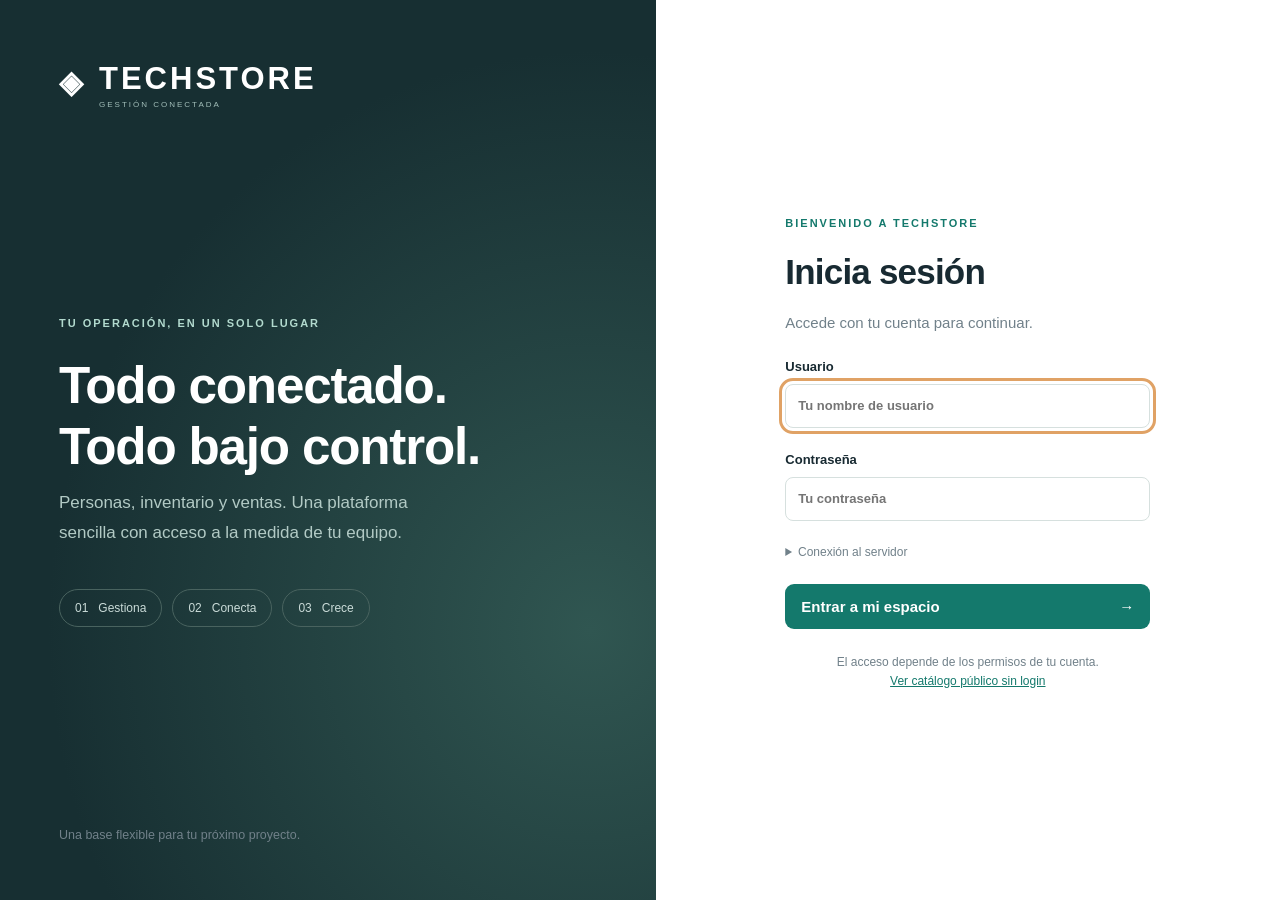
<file: Frontend/index.html>
<!doctype html>
<html lang="es">
  <head>
    <meta charset="utf-8">
    <meta name="viewport" content="width=device-width, initial-scale=1">
    <meta name="color-scheme" content="light">
    <title>TECHSTORE · Gestión y seguridad</title>
    <link rel="stylesheet" href="styles.css">
    <script src="app.js" defer></script>
  </head>
  <body>
    <div id="toast" role="status" aria-live="polite"></div>

    <!-- Pantalla de Login -->
    <section id="login-screen" class="login-screen">
      <div class="login-story">
        <a class="brand" href="#">
          ◈ <span>TECHSTORE<span class="brand-small">GESTIÓN CONECTADA</span></span>
        </a>
        <div>
          <span class="eyebrow">TU OPERACIÓN, EN UN SOLO LUGAR</span>
          <h1>Todo conectado.<br>Todo bajo control.</h1>
          <p>Personas, inventario y ventas. Una plataforma sencilla con acceso a la medida de tu equipo.</p>
          <div class="story-tags">
            <span>01 &nbsp; Gestiona</span>
            <span>02 &nbsp; Conecta</span>
            <span>03 &nbsp; Crece</span>
          </div>
        </div>
        <small>Una base flexible para tu próximo proyecto.</small>
      </div>

      <div class="login-panel">
        <form id="login-form">
          <span class="eyebrow">BIENVENIDO A TECHSTORE</span>
          <h2>Inicia sesión</h2>
          <p class="muted">Accede con tu cuenta para continuar.</p>

          <label>
            Usuario
            <input name="username" autocomplete="username" required autofocus placeholder="Tu nombre de usuario">
          </label>

          <label>
            Contraseña
            <input name="password" type="password" autocomplete="current-password" required placeholder="Tu contraseña">
          </label>

          <details>
            <summary>Conexión al servidor</summary>
            <label>
              URL de la API
              <input name="base" type="url" value="http://localhost:8050" required>
            </label>
            <small>La aplicación Spring Boot debe estar en ejecución.</small>
          </details>

          <p id="login-error" class="error" role="alert"></p>

          <button class="primary wide" type="submit">Entrar a mi espacio <span>→</span></button>
          <small class="login-foot">El acceso depende de los permisos de tu cuenta.<br><a href="catalogo.html">Ver catálogo público sin login</a></small>
        </form>
      </div>
    </section>

    <!-- Layout Principal -->
    <div id="app" class="layout" hidden>
      <aside id="sidebar">
        <a class="brand" href="#">
          ◈ <span>TECHSTORE<span class="brand-small">GESTIÓN CONECTADA</span></span>
        </a>
        <span class="nav-label">ESPACIO DE TRABAJO</span>
        <nav id="navigation" aria-label="Menú principal"></nav>
        <div class="sidebar-bottom">
          <div class="connection"><i></i> Sesión conectada</div>
          <small id="server-label"></small>
          <button id="logout" class="logout">↪ &nbsp; Cerrar sesión</button>
        </div>
      </aside>

      <div class="main">
        <header>
          <button id="menu-toggle" class="icon-button" aria-label="Abrir menú">☰</button>
          <span class="breadcrumb">Espacio de trabajo <span>/</span> <strong id="crumb">Inicio</strong></span>
          <button id="session-button" class="profile">
            <span id="avatar" class="avatar"></span>
            <span>
              <b id="session-name"></b>
              <small id="session-role"></small>
            </span>
          </button>
        </header>

        <main id="content" tabindex="-1"></main>

        <footer>
          TECHSTORE · Gestión y seguridad <span>HTML + CSS + JavaScript</span>
        </footer>
      </div>
    </div>

    <!-- Modal Reutilizable -->
    <dialog id="modal">
      <form id="modal-form">
        <div class="modal-heading">
          <div>
            <span class="eyebrow">GESTIÓN TECHSTORE</span>
            <h2 id="modal-title"></h2>
          </div>
          <button type="button" id="modal-close" class="icon-button" aria-label="Cerrar">✕</button>
        </div>

        <div id="modal-body"></div>
        <p id="modal-error" class="error" role="alert"></p>

        <div class="modal-footer">
          <button type="button" id="modal-cancel" class="secondary">Cancelar</button>
          <button id="modal-save" type="submit" class="primary">Guardar</button>
        </div>
      </form>
    </dialog>
  </body>
</html>
</file>
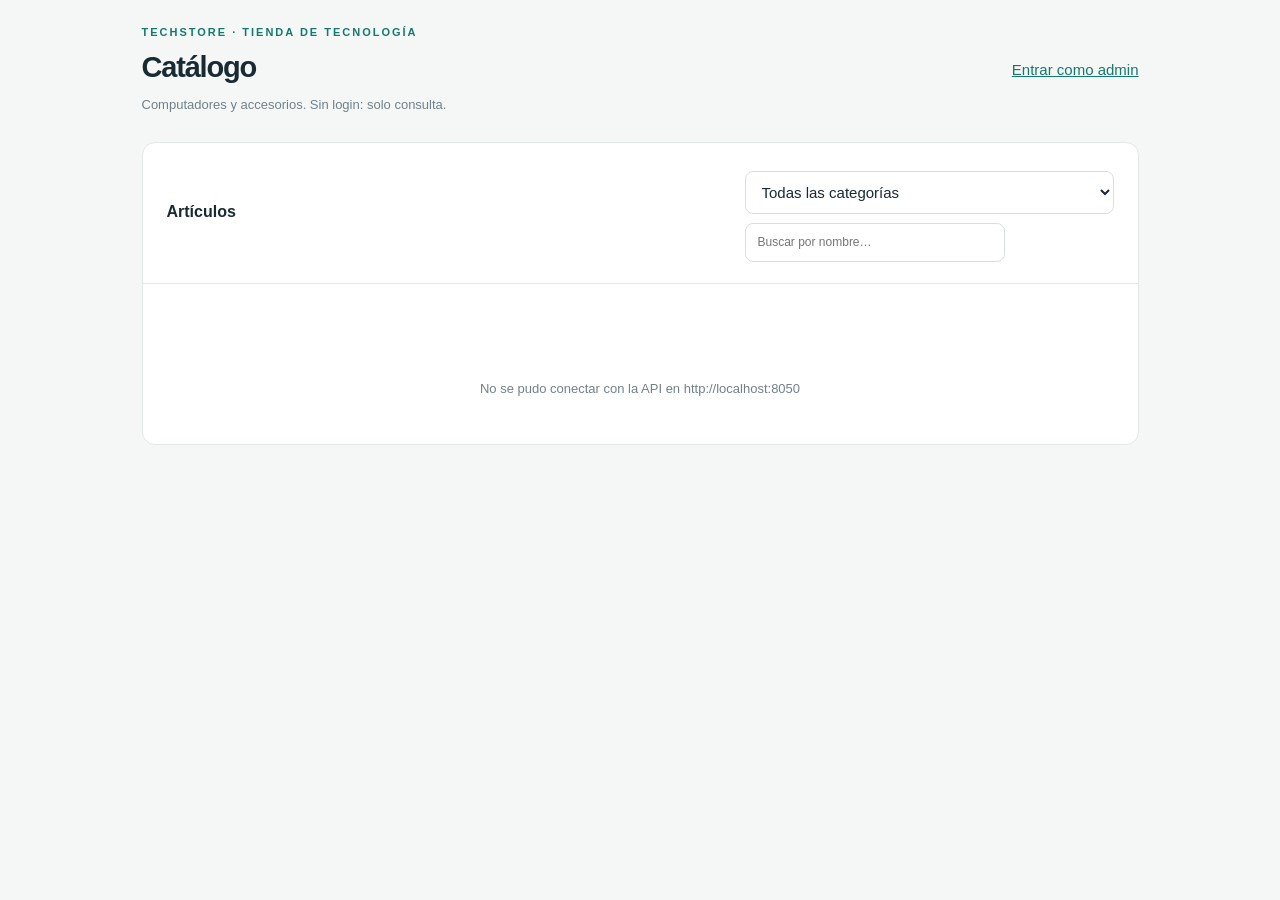
<file: Frontend/catalogo.html>
<!doctype html>
<!-- Catalogo publico de TechStore: no pide login -->
<html lang="es">
  <head>
    <meta charset="utf-8">
    <meta name="viewport" content="width=device-width, initial-scale=1">
    <title>TechStore · Catálogo público</title>
    <link rel="stylesheet" href="styles.css">
  </head>
  <body>
    <div class="main" style="max-width:1100px;margin:auto;padding:24px;">
      <div class="page-heading">
        <div>
          <span class="eyebrow">TECHSTORE · TIENDA DE TECNOLOGÍA</span>
          <h1>Catálogo</h1>
          <p>Computadores y accesorios. Sin login: solo consulta.</p>
        </div>
        <div class="toolbar">
          <a href="index.html">Entrar como admin</a>
        </div>
      </div>
      <section class="panel">
        <div class="panel-title">
          <h3>Artículos</h3>
          <div class="toolbar">
            <select id="f-cat" aria-label="Filtrar por categoría"><option value="">Todas las categorías</option></select>
            <input id="f-nom" aria-label="Buscar por nombre" placeholder="Buscar por nombre…">
          </div>
        </div>
        <div id="grid" class="cards"></div>
        <div id="empty" class="empty" hidden>No hay artículos con ese filtro.</div>
      </section>
      <section class="panel" id="detail" hidden>
        <div class="panel-title"><h3 id="d-nombre"></h3></div>
        <div id="d-body"></div>
      </section>
    </div>
    <script>
      // API publica: GET sin token
      const base = (localStorage.getItem('techstore.base') || 'http://localhost:8050').replace(/\/+$/, '');
      const $ = s => document.querySelector(s);
      const money = v => new Intl.NumberFormat('es-CO', { minimumFractionDigits: 2, maximumFractionDigits: 2 }).format(Number(v || 0));
      async function get(url) {
        const r = await fetch(base + url);
        if (!r.ok) throw new Error('Error ' + r.status);
        return r.json();
      }
      async function init() {
        const cats = await get('/api/categorias');
        cats.filter(c => c.estado === 'activa').forEach(c => {
          const o = document.createElement('option');
          o.value = c.id; o.textContent = c.nombre;
          $('#f-cat').appendChild(o);
        });
        await cargar();
      }
      async function cargar() {
        const cat = $('#f-cat').value, nom = $('#f-nom').value.trim();
        let url = '/api/articulos?';
        if (cat) url += 'categoriaId=' + cat + '&';
        if (nom) url += 'nombre=' + encodeURIComponent(nom);
        const arts = await get(url);
        const g = $('#grid'); g.innerHTML = '';
        $('#empty').hidden = arts.length > 0;
        arts.forEach(a => {
          const d = document.createElement('div');
          d.className = 'card';
          d.innerHTML = `<span class="card-icon">💻</span><div><h3>${a.nombre}</h3>
            <p>${a.marca || ''} ${a.modelo || ''}</p></div>
            <div class="metric">$${money(a.precioUnitario)}</div>
            <p>${a.stockActual > 0 ? '✅ Disponible (' + a.stockActual + ')' : '❌ Agotado'}</p>
            <button class="link-button" data-id="${a.id}">Ver detalle</button>`;
          g.appendChild(d);
        });
      }
      $('#grid').addEventListener('click', async e => {
        const b = e.target.closest('[data-id]');
        if (!b) return;
        const a = await get('/api/articulos/' + b.dataset.id);
        $('#detail').hidden = false;
        $('#d-nombre').textContent = a.nombre;
        $('#d-body').innerHTML = `<div class="info-row"><span>Marca / Modelo</span><b>${a.marca || '—'} / ${a.modelo || '—'}</b></div>
          <div class="info-row"><span>Categoría</span><b>${a.categoriaNombre}</b></div>
          <p>${a.especificaciones || ''}</p>
          <div class="totals"><span>Precio</span><b>$${money(a.precioUnitario)}</b></div>
          <div class="info-row"><span>Stock disponible</span><b>${a.stockActual}</b></div>`;
        window.scrollTo(0, document.body.scrollHeight);
      });
      $('#f-cat').onchange = cargar;
      $('#f-nom').oninput = () => { clearTimeout(window._t); window._t = setTimeout(cargar, 400); };
      init().catch(() => { $('#empty').hidden = false; $('#empty').textContent = 'No se pudo conectar con la API en ' + base; });
    </script>
  </body>
</html>
</file>
<file: Frontend/styles.css>
:root {
    --ink:#182a32;
    --muted:#71818a;
    --green:#14796c;
    --mint:#e6f3ed;
    --orange:#e49e63;
    --line:#e2e8e7;
    --bg:#f5f7f6;
    --side:#172f32
}
* {
    box-sizing:border-box
}
body {
    margin:0;
    color:var(--ink);
    background:var(--bg);
    font:15px/1.55 "Segoe UI",Arial,sans-serif
}
button,input,select,textarea {
    font:inherit
}
button,a,input,select,summary {
    touch-action:manipulation
}
button {
    cursor:pointer;
    border:0;
    border-radius:9px;
    padding:11px 16px;
    font-weight:600;
    transition:background .15s
}
button:disabled {
    opacity:.5;
    cursor:wait
}
button:focus-visible,a:focus-visible,input:focus-visible,select:focus-visible,summary:focus-visible {
    outline:3px solid #e0a265;
    outline-offset:3px
}
a {
    color:var(--green)
}
[hidden] {
    display:none!important
}
.primary {
    background:var(--green);
    color:white
}
.primary:hover {
    background:#0a6156
}
.secondary {
    border:1px solid var(--line);
    background:white;
    color:var(--ink)
}
.danger {
    background:#ffeded;
    color:#a93636
}
.link-button {
    background:transparent;
    color:var(--green);
    padding:5px 8px
}
.icon-button {
    background:transparent;
    font-size:20px;
    padding:6px 10px
}
.muted,small {
    color:var(--muted)
}
.eyebrow {
    color:var(--green);
    font-size:11px;
    letter-spacing:2px;
    font-weight:750
}
h1,h2,h3,p {
    margin-top:0
}
h1 {
    font-size:33px;
    letter-spacing:-1.2px;
    line-height:1.2;
    margin-bottom:10px
}
h2 {
    font-size:27px;
    letter-spacing:-.8px;
    margin-bottom:12px
}
h3 {
    font-size:18px;
    margin-bottom:7px
}
.brand {
    display:flex;
    gap:13px;
    align-items:center;
    color:white;
    text-decoration:none;
    font-size:31px;
    font-weight:700;
    letter-spacing:3px
}
.brand-small {
    display:block;
    font-size:8px;
    font-weight:500;
    letter-spacing:2px;
    color:#a2beb9;
    margin-top:-4px
}
.login-screen {
    min-height:100vh;
    display:grid;
    grid-template-columns:1.05fr 1fr
}
.login-story {
    background:var(--side);
    color:white;
    display:flex;
    flex-direction:column;
    justify-content:space-between;
    padding:55px 9%;
    background-image:radial-gradient(ellipse at 90% 70%,#305651 0,transparent 65%)
}
.login-story h1 {
    font-size:clamp(36px,4vw,62px);
    margin-top:22px
}
.login-story p {
    max-width:390px;
    color:#b2cac5;
    font-size:17px;
    line-height:1.8
}
.login-story .eyebrow {
    color:#b2dace
}
.story-tags {
    display:flex;
    gap:10px;
    margin-top:40px;
    flex-wrap:wrap
}
.story-tags span {
    border:1px solid #49635f;
    border-radius:24px;
    padding:9px 15px;
    color:#cadbd8;
    font-size:12px
}
.login-panel {
    display:grid;
    place-items:center;
    padding:50px 25px;
    background:#fff
}
.login-panel form {
    width:min(100%,365px)
}
.login-panel h2 {
    margin-top:12px;
    font-size:35px
}
.login-panel label {
    margin-top:22px
}
.wide {
    width:100%;
    display:flex;
    justify-content:space-between
}
.login-foot {
    display:block;
    text-align:center;
    margin-top:24px;
    font-size:12px
}
label {
    display:block;
    font-size:13px;
    font-weight:600;
    margin-bottom:17px
}
input,select,textarea {
    display:block;
    width:100%;
    border:1px solid #d6e0de;
    background:#fff;
    color:var(--ink);
    border-radius:8px;
    padding:11px 12px;
    margin-top:7px;
    min-width:0
}
input[type=checkbox] {
    width:auto;
    display:inline;
    margin:0;
    accent-color:var(--green)
}
input:disabled {
    background:var(--bg)
}
details {
    font-size:12px;
    margin:22px 0
}
summary {
    cursor:pointer;
    color:var(--muted)
}
.error {
    color:#b63535;
    font-size:13px;
    margin:13px 0;
    white-space:pre-line
}
.layout {
    display:flex;
    min-height:100vh
}
aside {
    width:235px;
    position:fixed;
    inset:0 auto 0 0;
    background:var(--side);
    color:#b7cfca;
    padding:32px 20px;
    display:flex;
    flex-direction:column;
    z-index:5
}
aside .brand {
    margin:0 14px 46px
}
.nav-label {
    font-size:9px;
    letter-spacing:1.6px;
    margin:0 16px 16px;
    color:#7eaaa2
}
nav button {
    display:flex;
    align-items:center;
    gap:14px;
    background:transparent;
    color:#bdd0cb;
    width:100%;
    text-align:left;
    margin:5px 0;
    padding:12px 17px;
    font-weight:500
}
nav button.active {
    background:#2c514d;
    color:#fff
}
nav button:hover {
    background:#244541
}
.nav-icon {
    font-size:19px;
    width:22px
}
.sidebar-bottom {
    margin-top:auto;
    padding:22px 12px 0
}
.connection {
    font-size:11px;
    color:#c6dad5
}
.connection i {
    display:inline-block;
    width:6px;
    height:6px;
    background:#8cccb4;
    border-radius:50%;
    margin-right:7px
}
.sidebar-bottom small {
    display:block;
    font-size:9px;
    overflow-wrap:anywhere;
    margin:9px 0 22px
}
.logout {
    background:transparent;
    color:#b7cfca;
    padding:8px 0;
    font-size:12px
}
.main {
    margin-left:235px;
    width:calc(100% - 235px)
}
header {
    height:88px;
    background:white;
    border-bottom:1px solid var(--line);
    padding:0 40px;
    display:flex;
    align-items:center;
    justify-content:space-between
}
.breadcrumb {
    color:var(--muted);
    font-size:12px
}
.breadcrumb span {
    margin:0 15px;
    color:#bfc8c6
}
.breadcrumb strong {
    font-weight:500;
    color:var(--ink)
}
.profile {
    display:flex;
    align-items:center;
    gap:12px;
    background:transparent;
    text-align:left;
    padding:0
}
.profile b {
    font-size:12px
}
.profile small {
    display:block;
    font-size:10px
}
.avatar {
    background:#edf3ec;
    color:var(--green);
    width:38px;
    height:38px;
    border:1px solid #dce8dd;
    border-radius:50%;
    display:grid;
    place-items:center;
    font-size:13px
}
#menu-toggle {
    display:none
}
main {
    padding:37px 40px;
    max-width:1500px;
    margin:auto;
    min-height:calc(100vh - 145px)
}
.page-heading {
    display:flex;
    justify-content:space-between;
    align-items:center;
    gap:15px;
    margin-bottom:27px
}
.page-heading p {
    color:var(--muted);
    font-size:13px;
    margin:0
}
.page-heading .eyebrow {
    display:block;
    margin-bottom:9px
}
.page-heading h1 {
    font-size:29px
}
.date-label {
    font-size:12px;
    color:var(--muted)
}
.cards {
    display:grid;
    grid-template-columns:repeat(3,minmax(0,1fr));
    gap:18px;
    margin:25px 0
}
.card {
    background:white;
    border:1px solid var(--line);
    border-radius:13px;
    padding:23px
}
.card-icon {
    display:grid;
    place-items:center;
    width:39px;
    height:39px;
    border-radius:10px;
    background:var(--mint);
    color:var(--green);
    font-size:21px;
    margin-bottom:18px
}
.card:nth-child(2) .card-icon {
    background:#fbefe5;
    color:#b98251
}
.card:nth-child(3) .card-icon {
    background:#eaf0f8;
    color:#657f9c
}
.card .metric {
    font-size:35px;
    font-weight:650;
    letter-spacing:-1px;
    margin:5px 0
}
.card p {
    font-size:12px;
    color:var(--muted)
}
.hero {
    background:#e7efe8;
    border:1px solid #d3e1d4;
    border-radius:13px;
    padding:28px 30px;
    display:flex;
    align-items:center;
    justify-content:space-between;
    gap:20px
}
.hero h2 {
    font-size:23px
}
.hero p {
    max-width:570px;
    font-size:13px;
    color:#5a7466;
    margin-bottom:0
}
.hero-mark {
    font-size:63px;
    color:#729b83;
    line-height:1
}
.panel {
    background:#fff;
    border:1px solid var(--line);
    border-radius:13px;
    overflow:hidden;
    margin-top:20px
}
.panel-title {
    display:flex;
    justify-content:space-between;
    align-items:center;
    padding:21px 24px;
    border-bottom:1px solid var(--line)
}
.panel-title h3 {
    margin:0;
    font-size:16px
}
.toolbar {
    display:flex;
    gap:9px;
    align-items:center;
    flex-wrap:wrap
}
.toolbar input {
    max-width:260px;
    margin:0;
    padding:9px 12px;
    font-size:12px
}
.table-wrap {
    overflow-x:auto
}
table {
    width:100%;
    border-collapse:collapse;
    font-size:13px;
    text-align:left
}
th {
    font-weight:600;
    font-size:10px;
    text-transform:uppercase;
    letter-spacing:.7px;
    color:var(--muted);
    padding:13px 22px;
    background:#fafcfb
}
td {
    padding:17px 22px;
    border-bottom:1px solid #eef1ef;
    vertical-align:middle
}
tr:last-child td {
    border-bottom:0
}
.cell-title {
    font-weight:600
}
.cell-sub {
    font-size:11px;
    color:var(--muted);
    display:block;
    margin-top:3px
}
.badge {
    display:inline-flex;
    padding:4px 9px;
    border-radius:5px;
    font-size:10px;
    font-weight:600;
    background:var(--mint);
    color:var(--green);
    white-space:nowrap
}
.badge.off {
    color:#9c6b45;
    background:#fbefe4
}
.actions {
    display:flex;
    gap:4px;
    flex-wrap:wrap
}
.actions button {
    font-size:11px;
    padding:6px 8px
}
.empty {
    padding:45px 25px;
    text-align:center;
    color:var(--muted);
    font-size:13px
}
.pagination {
    display:flex;
    justify-content:space-between;
    align-items:center;
    padding:15px 22px;
    border-top:1px solid var(--line);
    font-size:11px;
    color:var(--muted)
}
.pagination button {
    font-size:11px;
    padding:6px 11px
}
.quick-links {
    display:grid;
    grid-template-columns:repeat(2,minmax(0,1fr));
    gap:1px;
    background:var(--line)
}
.quick-link {
    padding:22px;
    background:white;
    border-radius:0;
    text-align:left;
    display:flex;
    justify-content:space-between;
    color:var(--ink)
}
.quick-link small {
    display:block;
    font-size:11px;
    font-weight:400;
    margin-top:4px
}
.note {
    background:#f0f5f2;
    border-radius:8px;
    padding:13px 15px;
    color:#587166;
    font-size:12px;
    margin-bottom:18px
}
.fields {
    display:grid;
    grid-template-columns:1fr 1fr;
    gap:0 18px
}
.check-label {
    display:flex;
    gap:10px;
    align-items:center;
    font-weight:400
}
.chips {
    display:flex;
    gap:6px;
    flex-wrap:wrap
}
.chip {
    background:#f0f4f2;
    color:#4f7165;
    border-radius:5px;
    padding:4px 7px;
    font-size:10px;
    overflow-wrap:anywhere
}
.checks {
    display:grid;
    grid-template-columns:1fr 1fr;
    gap:10px;
    max-height:220px;
    overflow:auto;
    padding:12px;
    border:1px solid var(--line);
    border-radius:8px;
    margin-bottom:18px
}
.checks label {
    font-size:11px;
    margin:0;
    display:flex;
    align-items:center;
    gap:7px
}
.inline-fields {
    display:flex;
    gap:10px;
    align-items:end
}
.inline-fields label {
    flex:1
}
.sale-line {
    display:grid;
    grid-template-columns:1fr 100px 35px;
    gap:10px;
    align-items:center;
    margin-bottom:10px
}
.sale-line input {
    margin:0
}
.sale-line select {
    margin:0
}
.totals {
    display:flex;
    justify-content:space-between;
    background:var(--bg);
    padding:15px;
    margin-top:20px;
    border-radius:9px
}
.totals b {
    font-size:23px;
    color:var(--green)
}
dialog {
    border:0;
    border-radius:14px;
    box-shadow:0 25px 100px #102c3240;
    width:min(680px,calc(100% - 30px));
    max-height:90vh;
    padding:0
}
dialog::backdrop {
    background:#132e3260;
    backdrop-filter:blur(3px)
}
#modal-form {
    padding:27px
}
.modal-heading {
    display:flex;
    align-items:start;
    justify-content:space-between;
    margin-bottom:18px
}
.modal-heading h2 {
    font-size:23px;
    margin-top:8px
}
.modal-footer {
    display:flex;
    justify-content:flex-end;
    gap:10px;
    border-top:1px solid var(--line);
    padding-top:20px;
    margin-top:22px
}
.info-row {
    display:flex;
    justify-content:space-between;
    gap:20px;
    padding:8px 0;
    border-bottom:1px solid var(--line);
    font-size:13px
}
.info-row:last-child {
    border:0
}
.info-row b {
    text-align:right
}
.permission-group {
    margin:20px 0
}
.permission-group h3 {
    font-size:13px
}
footer {
    padding:17px 40px;
    border-top:1px solid var(--line);
    font-size:10px;
    color:var(--muted);
    display:flex;
    justify-content:space-between
}
#toast {
    position:fixed;
    bottom:25px;
    right:25px;
    z-index:30;
    max-width:400px;
    background:var(--side);
    color:white;
    padding:14px 20px;
    border-radius:10px;
    box-shadow:0 8px 30px #17323222;
    display:none;
    font-size:13px
}
#toast.visible {
    display:block
}
#toast.bad {
    background:#943c3c
}
@media(max-width:1100px) {
    aside {
        width:205px
    }
    .main {
        margin-left:205px;
        width:calc(100% - 205px)
    }
    main,header {
        padding-left:25px;
        padding-right:25px
    }
    td,th {
        padding-left:15px;
        padding-right:15px
    }
    .cards {
        gap:12px
    }
}
@media(max-width:760px) {
    .login-screen {
        grid-template-columns:1fr
    }
    .login-story {
        padding:28px;
        min-height:300px
    }
    .login-story .brand {
        margin-bottom:30px
    }
    .login-story h1 {
        font-size:36px
    }
    .login-story small,.story-tags {
        display:none
    }
    .login-panel {
        padding:35px 25px
    }
    .login-panel h2 {
        font-size:28px
    }
    aside {
        transform:translateX(-100%);
        transition:transform .2s;
        width:235px
    }
    aside.open {
        transform:translateX(0);
        box-shadow:0 0 0 100vw #182a3260
    }
    .main {
        margin-left:0;
        width:100%
    }
    header {
        height:75px;
        padding:0 18px;
        gap:10px
    }
    #menu-toggle {
        display:block
    }
    .breadcrumb {
        display:none
    }
    main {
        padding:25px 18px
    }
    .cards {
        grid-template-columns:1fr
    }
    .card {
        display:grid;
        grid-template-columns:50px 1fr auto;
        gap:10px;
        align-items:center
    }
    .card-icon {
        margin:0
    }
    .card p {
        margin:0
    }
    .card .metric {
        font-size:28px
    }
    .card .link-button {
        grid-column:2/4;
        text-align:left;
        padding-left:0
    }
    .hero {
        padding:20px
    }
    .hero-mark {
        display:none
    }
    .page-heading {
        align-items:start
    }
    .page-heading h1 {
        font-size:26px
    }
    .date-label {
        display:none
    }
    .panel-title {
        padding:16px;
        gap:10px;
        flex-wrap:wrap
    }
    .quick-links {
        grid-template-columns:1fr
    }
    .fields {
        grid-template-columns:1fr
    }
    .checks {
        grid-template-columns:1fr
    }
    .sale-line {
        grid-template-columns:1fr 65px 30px
    }
    .profile small {
        font-size:9px
    }
    .page-heading .toolbar button {
        padding:9px;
        font-size:12px
    }
    footer {
        padding:18px
    }
    footer span {
        display:none
    }
    .inline-fields {
        flex-wrap:wrap
    }
    .inline-fields label {
        min-width:160px
    }
    #toast {
        left:18px;
        right:18px;
        max-width:none
    }
}
</file>
